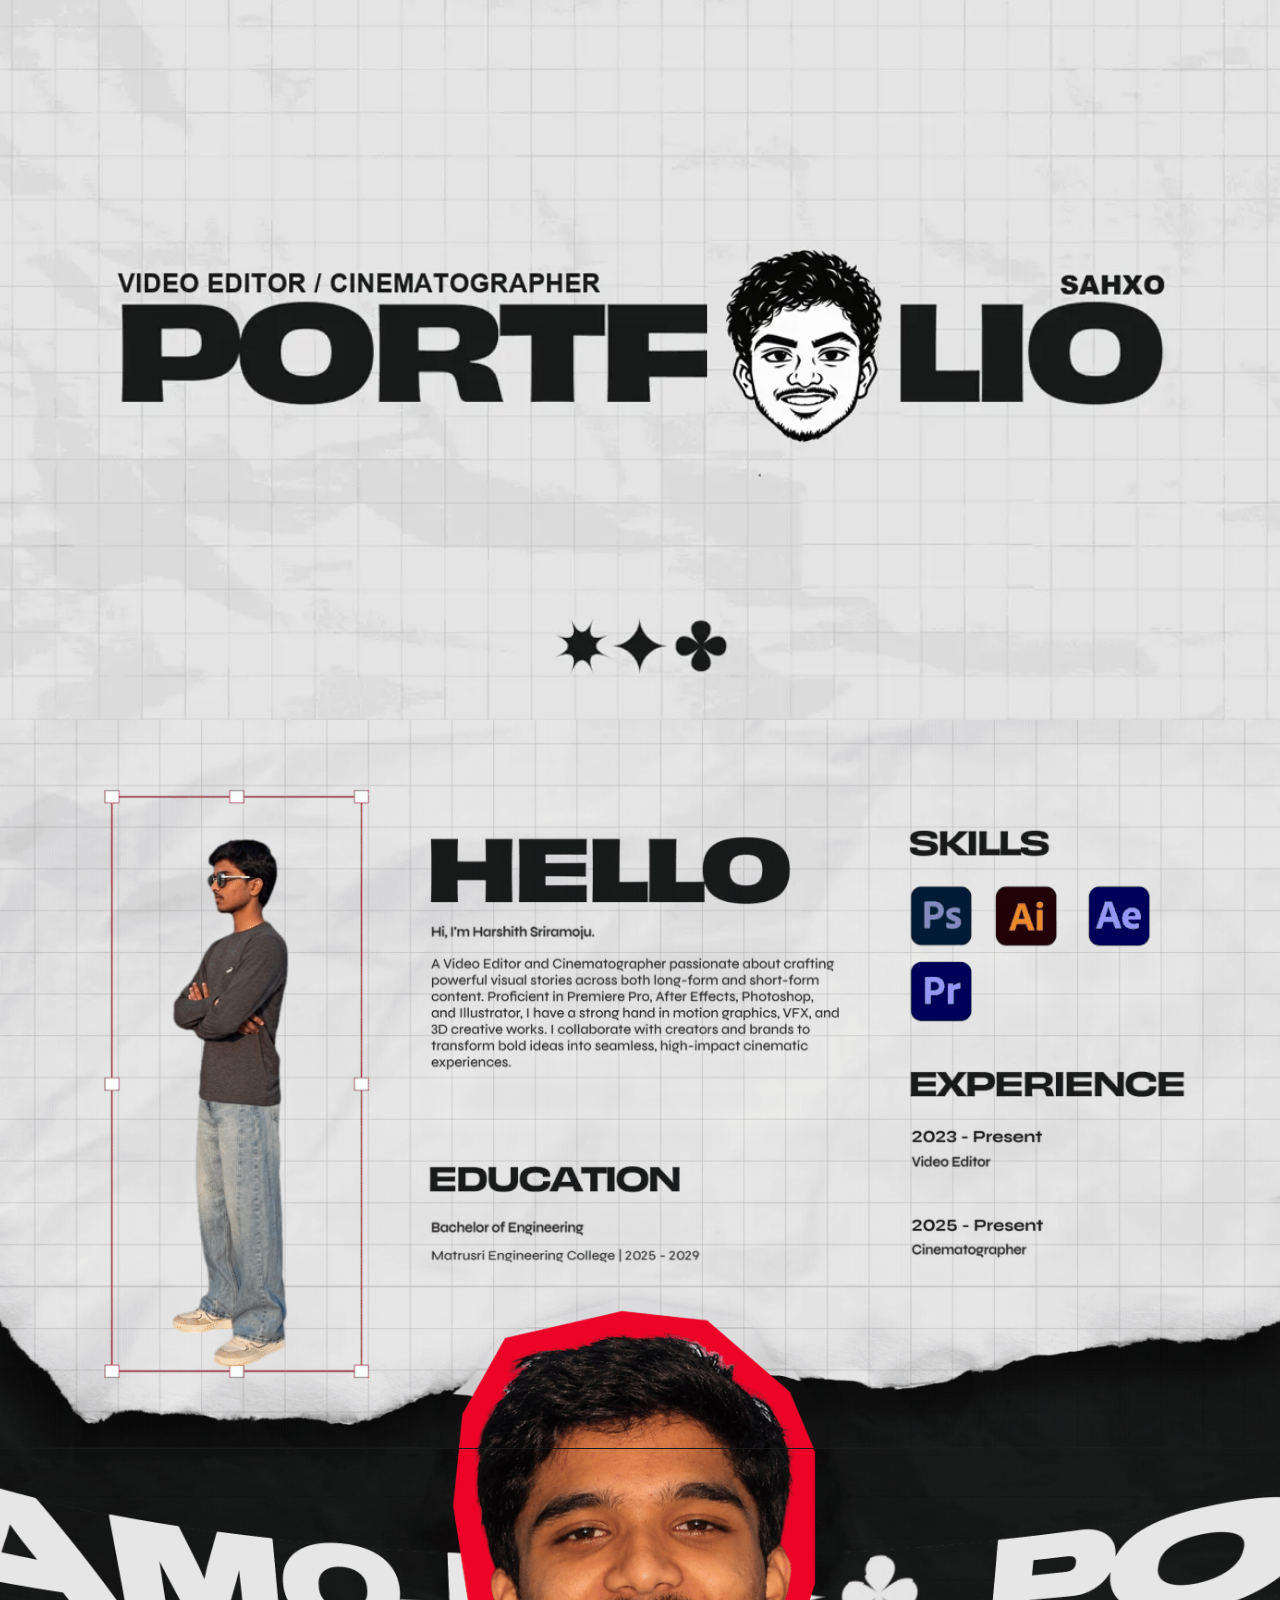
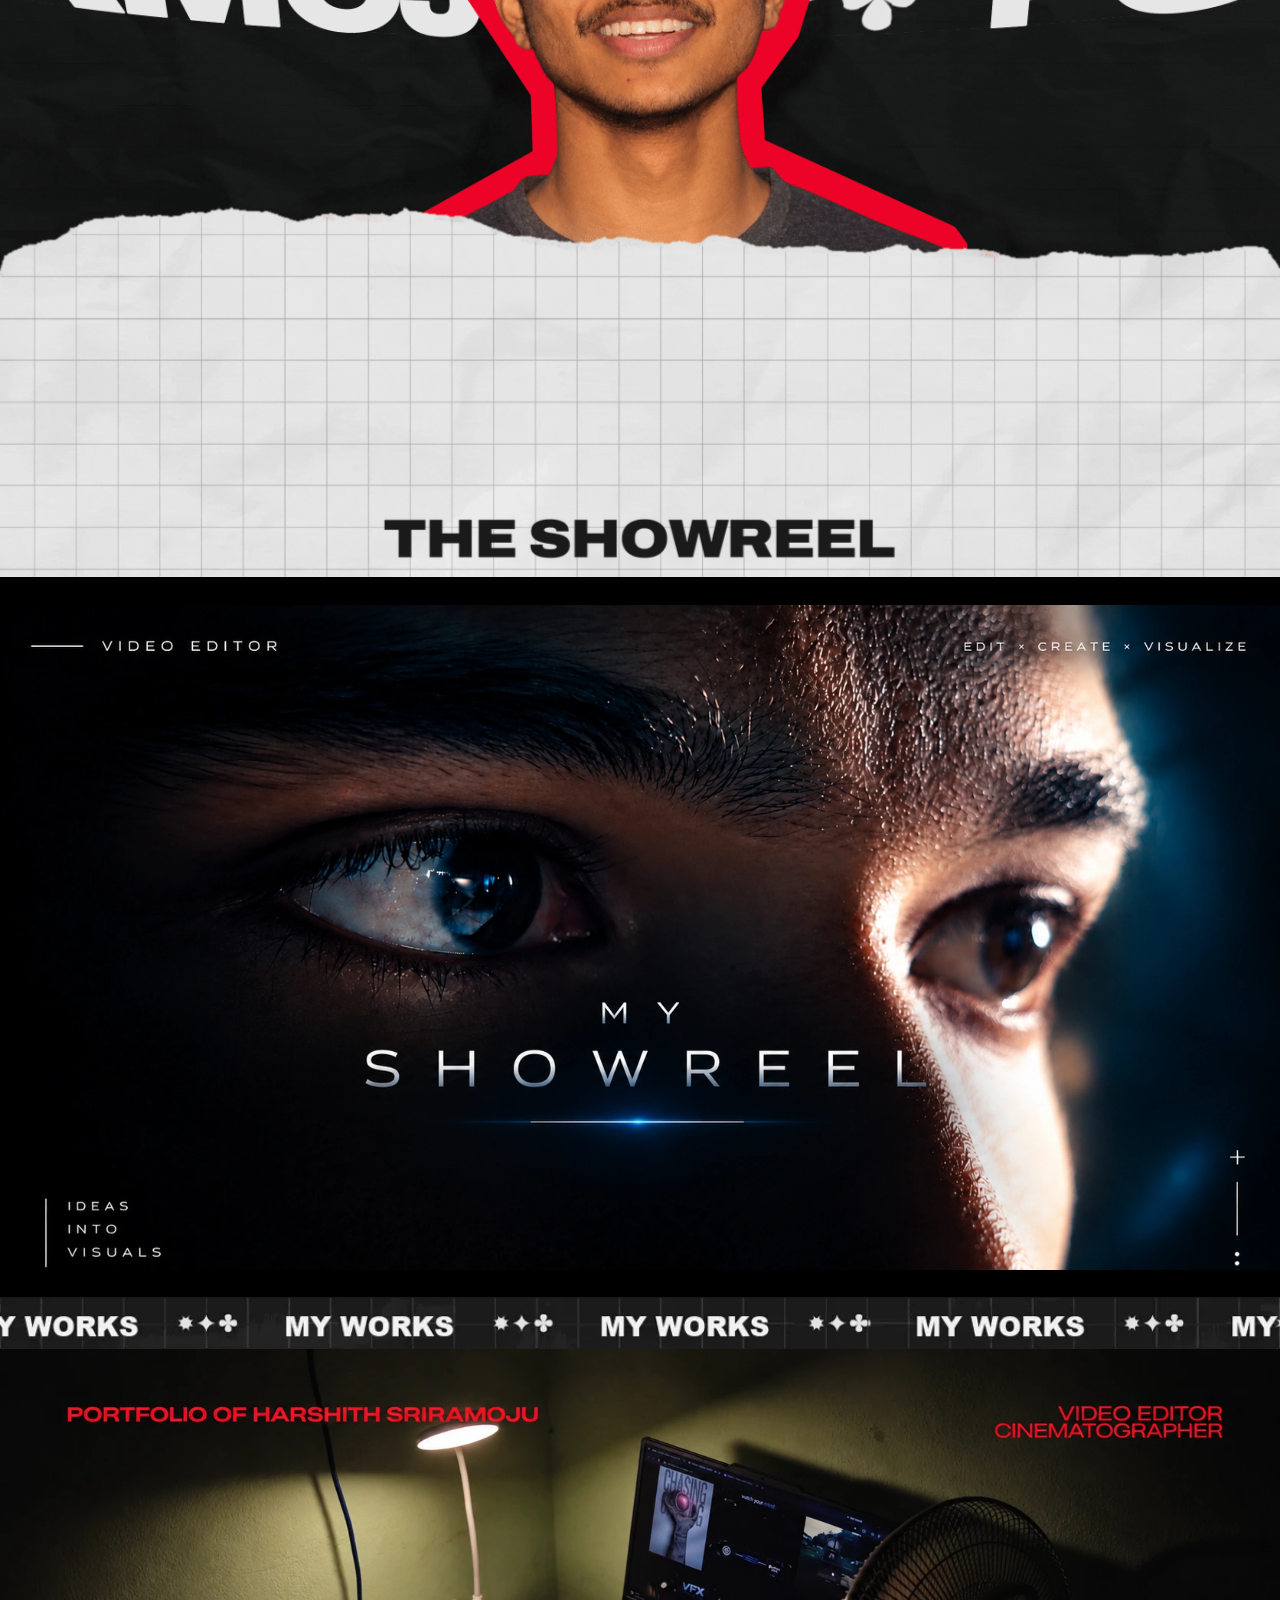
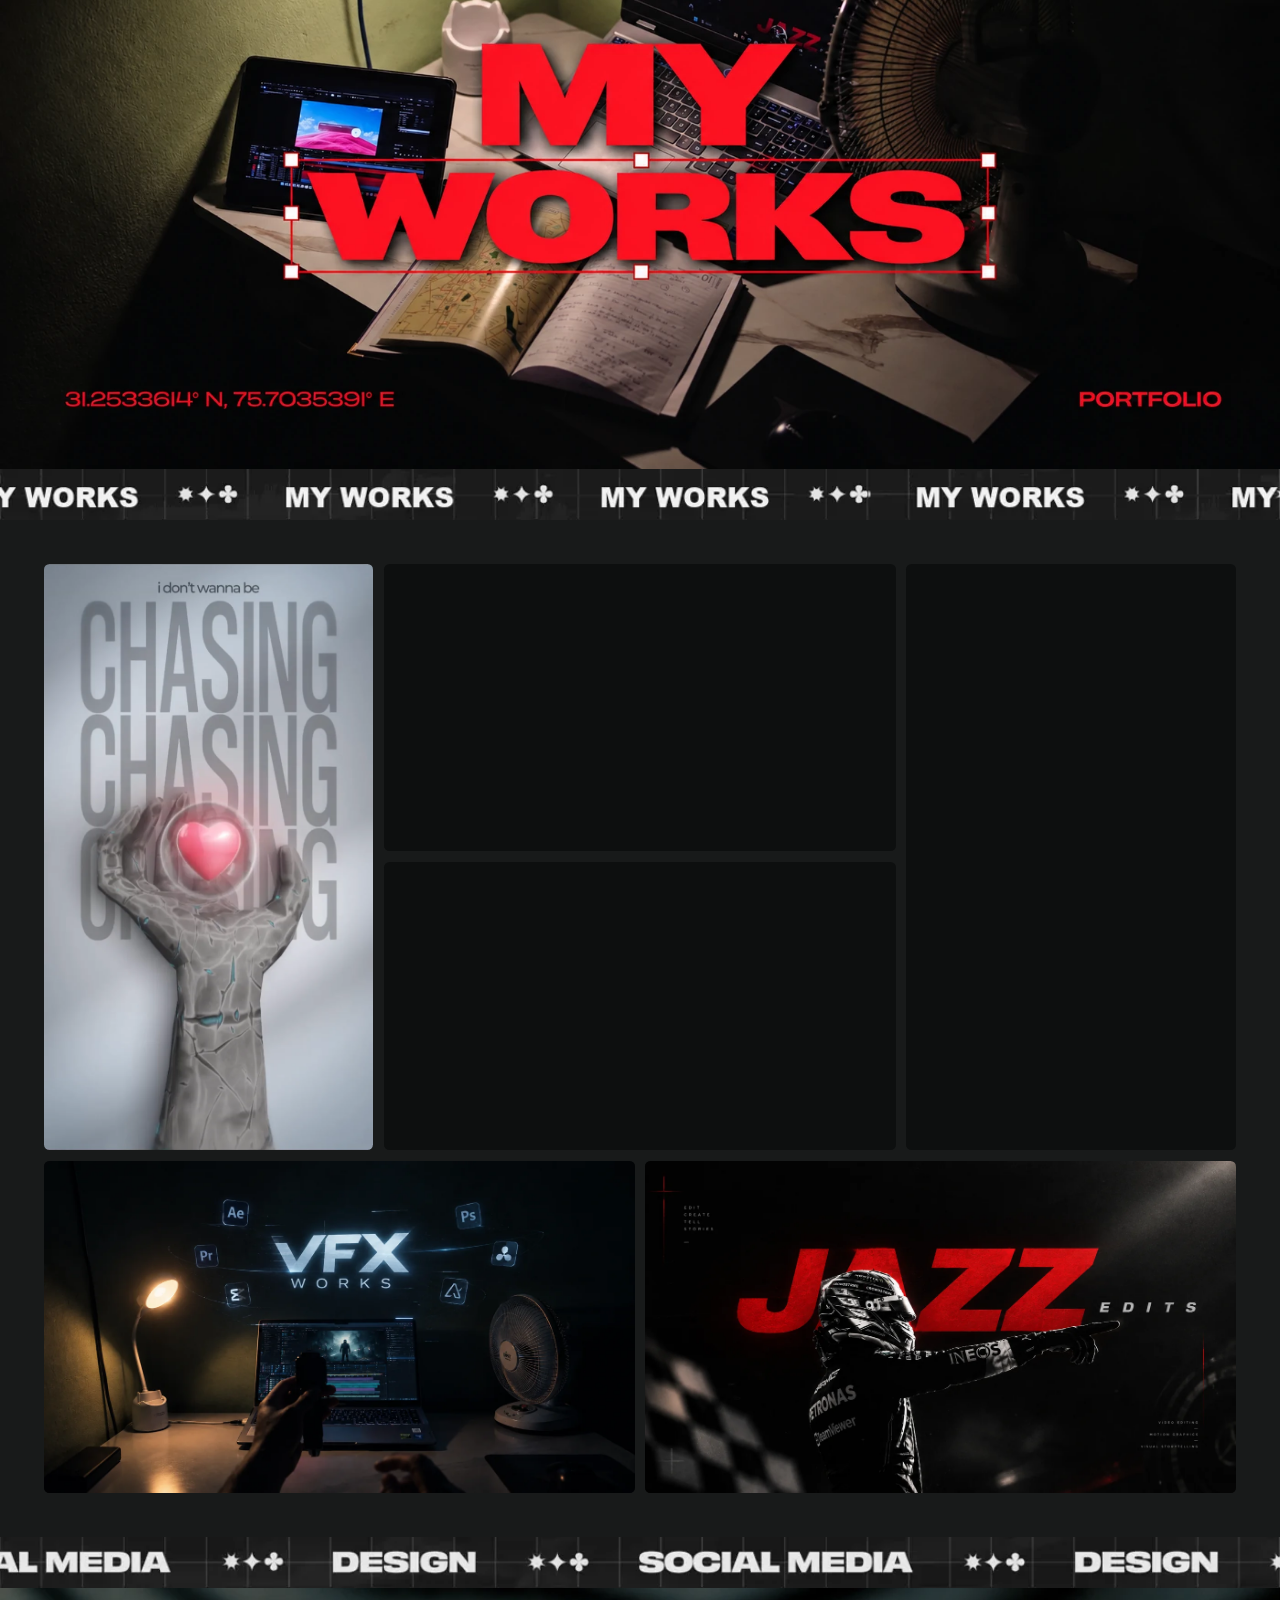
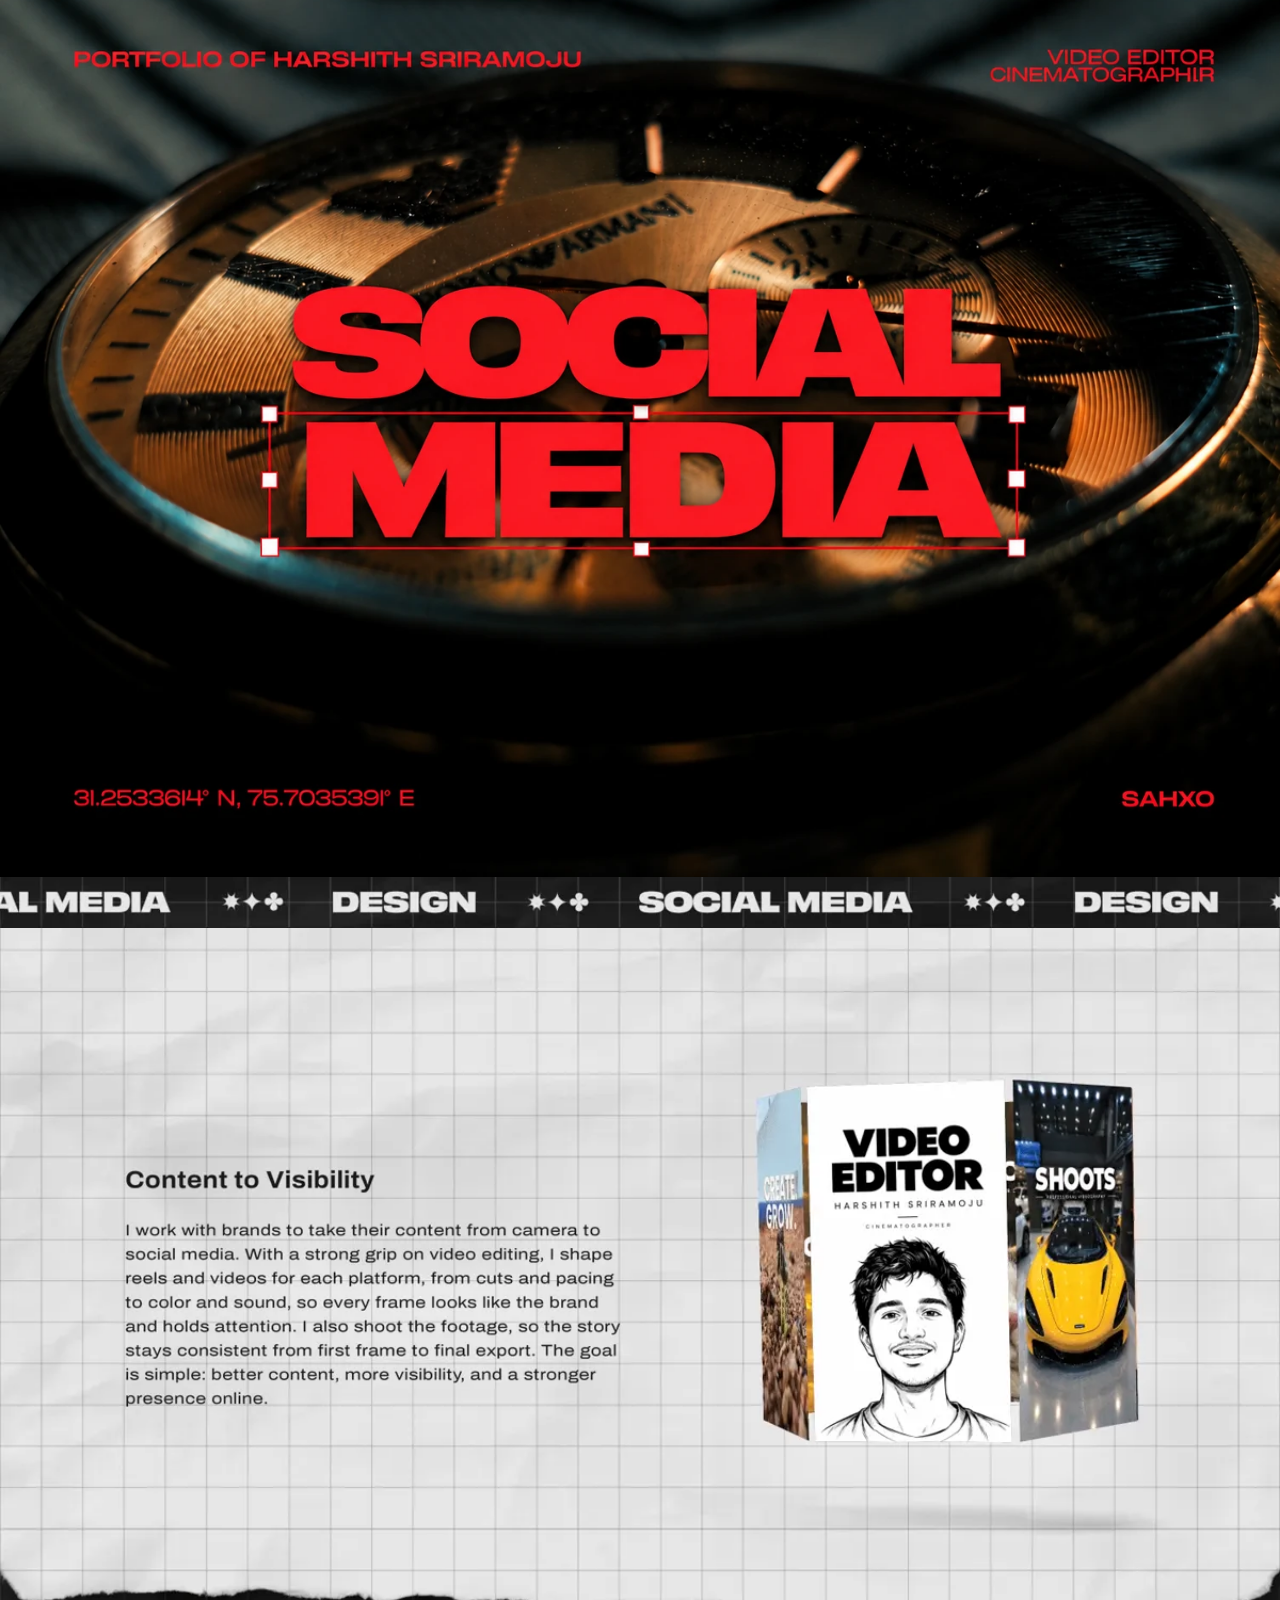
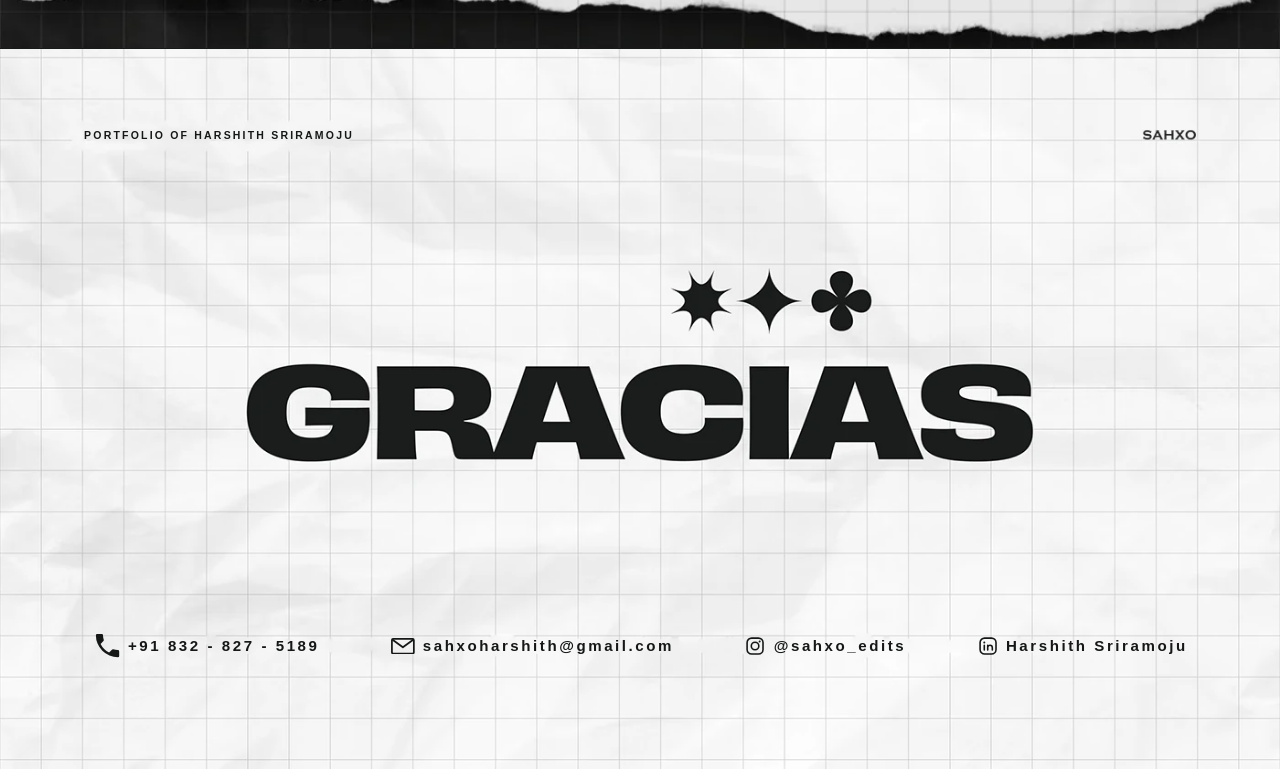
<file: index.html>
<!DOCTYPE html>
<html lang="en">
<head>
<meta charset="utf-8">
<meta name="viewport" content="width=device-width, initial-scale=1">

<!-- ============================== SEO ==============================
     Title, description and social cards are written statically here
     rather than left to js/app.js, which can only fill them in after
     content.js and app.js have run. Search crawlers, link previews and
     social cards may never execute that JavaScript, so the values have
     to already exist in the HTML.

     Keep title/description identical to CONTENT.meta in content.js —
     tools/check.js asserts the two agree. If the site ever moves off
     vercel.app, change the domain here, in robots.txt, in sitemap.xml
     and in the JSON-LD block at the bottom of this file. -->
<title>Harshith Sriramoju — Graphic Design &amp; Video Editing Portfolio</title>
<meta name="description" content="Harshith Sriramoju is a graphic designer and video editor. Selected work from 2025–2026: brand visuals, motion graphics, short-form edits, VFX and showreels.">
<link rel="canonical" href="https://harshithsriramoju.vercel.app/">
<meta name="robots" content="index, follow, max-image-preview:large">
<meta name="author" content="Harshith Sriramoju">

<!-- Open Graph + Twitter card: what the link looks like when pasted
     into WhatsApp, Slack, Discord, LinkedIn or X. og:image is a
     1200x630 JPEG so the card renders as a wide banner instead of a
     cropped thumbnail. -->
<meta property="og:type" content="website">
<meta property="og:site_name" content="Harshith Sriramoju">
<meta property="og:url" content="https://harshithsriramoju.vercel.app/">
<meta property="og:title" content="Harshith Sriramoju — Graphic Design &amp; Video Editing Portfolio">
<meta property="og:description" content="Harshith Sriramoju is a graphic designer and video editor. Selected work from 2025–2026: brand visuals, motion graphics, short-form edits, VFX and showreels.">
<meta property="og:image" content="https://harshithsriramoju.vercel.app/assets/og-image.jpg">
<meta property="og:image:type" content="image/jpeg">
<meta property="og:image:width" content="1200">
<meta property="og:image:height" content="630">
<meta property="og:image:alt" content="Harshith Sriramoju — graphic design and video editing portfolio">
<meta name="twitter:card" content="summary_large_image">
<meta name="twitter:title" content="Harshith Sriramoju — Graphic Design &amp; Video Editing Portfolio">
<meta name="twitter:description" content="Harshith Sriramoju is a graphic designer and video editor. Selected work from 2025–2026: brand visuals, motion graphics, short-form edits, VFX and showreels.">
<meta name="twitter:image" content="https://harshithsriramoju.vercel.app/assets/og-image.jpg">
<meta name="twitter:image:alt" content="Harshith Sriramoju — graphic design and video editing portfolio">

<link rel="stylesheet" href="css/styles.css">

<!-- Hero asset: start it downloading now instead of after settings.js,
     content.js and app.js have all parsed. `type` lets the browser reject
     the preload if module 1 is ever swapped back to a still image, and
     tools/check.js asserts href + as + type all match module 1's src in
     content.js, so this cannot silently drift out of sync. -->
<link rel="preload" as="video" type="video/mp4" href="assets/pics&gifs/new1.mp4" fetchpriority="high">

<!-- Structured data: tells Google what this page is (a person's
     portfolio) and who the person is, instead of it having to infer
     that from a page with almost no prose on it. Values must stay in
     sync with the <head> above. -->
<script type="application/ld+json">
{
  "@context": "https://schema.org",
  "@type": "ProfilePage",
  "@id": "https://harshithsriramoju.vercel.app/#page",
  "url": "https://harshithsriramoju.vercel.app/",
  "name": "Harshith Sriramoju — Graphic Design & Video Editing Portfolio",
  "description": "Harshith Sriramoju is a graphic designer and video editor. Selected work from 2025–2026: brand visuals, motion graphics, short-form edits, VFX and showreels.",
  "inLanguage": "en",
  "primaryImageOfPage": {
    "@type": "ImageObject",
    "url": "https://harshithsriramoju.vercel.app/assets/og-image.jpg",
    "width": 1200,
    "height": 630
  },
  "mainEntity": {
    "@type": "Person",
    "@id": "https://harshithsriramoju.vercel.app/#person",
    "name": "Harshith Sriramoju",
    "url": "https://harshithsriramoju.vercel.app/",
    "jobTitle": "Graphic Designer & Video Editor",
    "description": "Graphic designer and video editor working across brand visuals, motion graphics, short-form edits, visual effects and cinematography.",
    "image": "https://harshithsriramoju.vercel.app/assets/og-image.jpg",
    "knowsAbout": [
      "Graphic design",
      "Brand identity",
      "Motion graphics",
      "Video editing",
      "Short-form video",
      "Visual effects",
      "Cinematography"
    ]
  }
}
</script>
</head>

<body>

<!-- ====================== PROJECT MODULE STREAM ==================== -->
<main class="stream" id="stream">
  <div class="stream__inner" id="modules"><!-- built by js/app.js --></div>
</main>

<!-- ============================ LIGHTBOX =========================== -->
<div class="lb" id="lightbox" hidden>
  <button class="lb__close" id="lbClose" type="button" aria-label="Close">&times;</button>
  <button class="lb__nav lb__nav--prev" id="lbPrev" type="button" aria-label="Previous">&#8249;</button>
  <button class="lb__nav lb__nav--next" id="lbNext" type="button" aria-label="Next">&#8250;</button>
  <figure class="lb__stage"><img id="lbImg" alt=""><video id="lbVid" class="lb__video" playsinline loop muted hidden></video></figure>
</div>

<!-- ======================== BACK TO TOP ============================ -->
<button class="totop" id="toTop" type="button" aria-label="Back to top">
  <svg viewBox="0 0 24 24" aria-hidden="true"><path d="M12 5l7 7-1.4 1.4L13 8.8V20h-2V8.8l-4.6 4.6L5 12z"/></svg>
</button>

<script src="settings.js"></script>
<script src="content.js"></script>
<script src="js/app.js"></script>
</body>
</html>
</file>
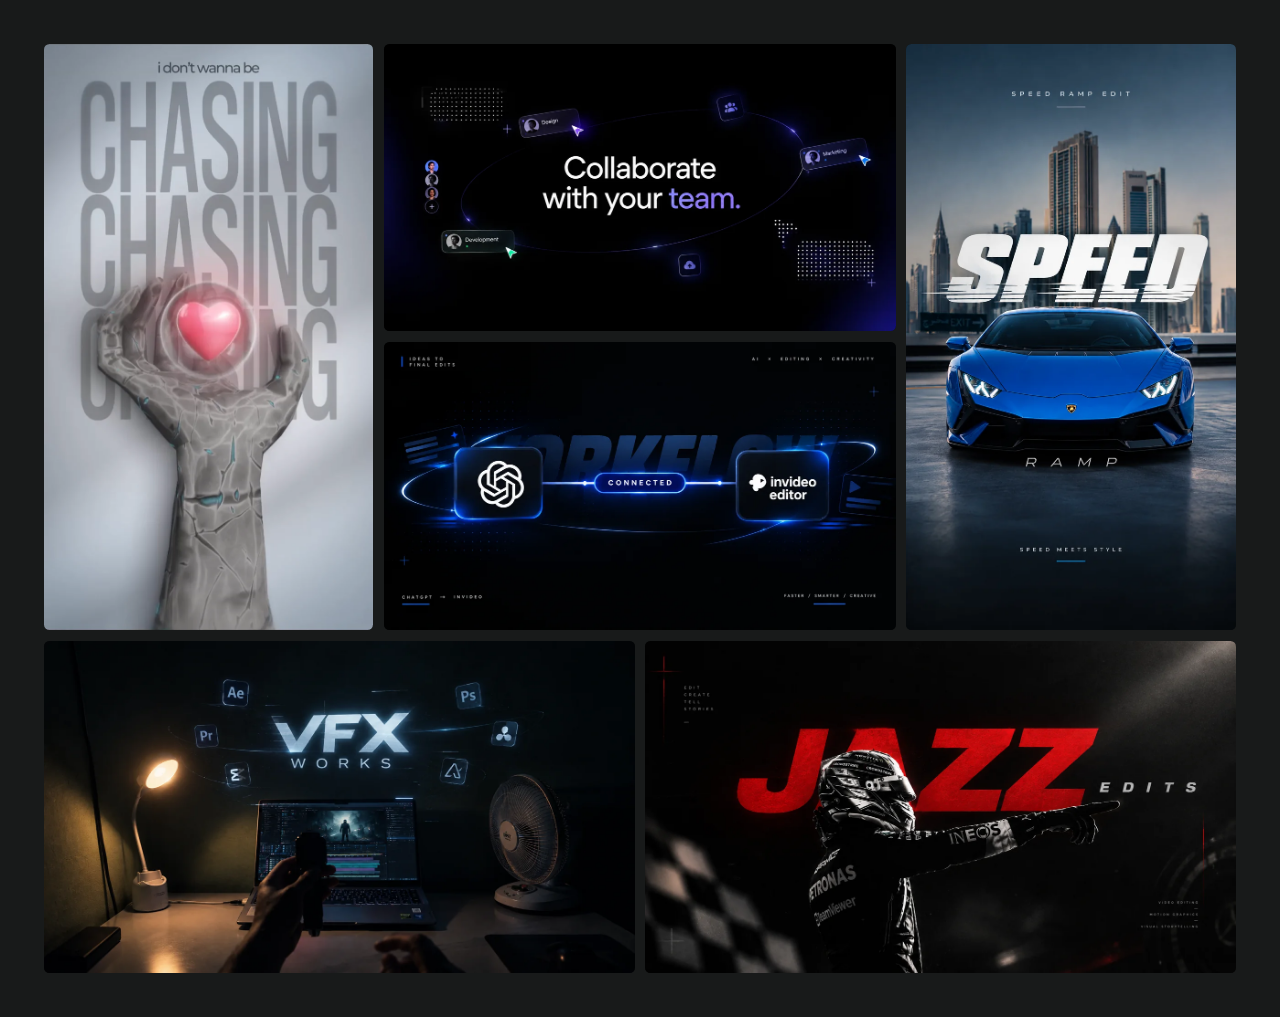
<file: tools/preview.html>
<!DOCTYPE html>
<html lang="en">
<head>
<meta charset="utf-8">
<meta name="viewport" content="width=device-width, initial-scale=1">
<base href="../">
<title>about slide preview</title>
<link rel="stylesheet" href="css/styles.css">
</head>

<body>

<main class="stream" id="stream">
  <div class="stream__inner" id="modules"></div>
</main>

<div class="lb" id="lightbox" hidden>
  <button class="lb__close" id="lbClose" type="button" aria-label="Close">&times;</button>
  <button class="lb__nav lb__nav--prev" id="lbPrev" type="button" aria-label="Previous">&#8249;</button>
  <button class="lb__nav lb__nav--next" id="lbNext" type="button" aria-label="Next">&#8250;</button>
  <figure class="lb__stage"><img id="lbImg" alt=""></figure>
</div>

<button class="totop" id="toTop" type="button" aria-label="Back to top">
  <svg viewBox="0 0 24 24" aria-hidden="true"><path d="M12 5l7 7-1.4 1.4L13 8.8V20h-2V8.8l-4.6 4.6L5 12z"/></svg>
</button>

<script src="settings.js"></script>
<script src="content.js"></script>
<script>
  /* render ONE module on its own at full canvas size.
     pick it with the hash: preview.html#videogrid  |  #about  |  #8   */
  var want = (location.hash || '#videogrid').slice(1).toLowerCase();
  var mod = CONTENT.modules.filter(function (m) {
    return m.type === want || String(m.n) === want;
  })[0] || CONTENT.modules.filter(function (m) { return m.type === 'videogrid'; })[0];
  SETTINGS.reveal.enabled = false;
  CONTENT.modules = [mod];
  document.title = 'preview: ' + (mod ? mod.type + ' / n=' + mod.n : 'none');
</script>
<script src="js/app.js"></script>
</body>
</html>
</file>
<file: css/styles.css>
/* =====================================================================
   GRAPHIC DESIGN PORTFOLIO 2026 — stylesheet
   Palette + type:
     content bg  #181a1a · title #191919 · muted #a4a4a4 · body #696969
   ===================================================================== */

:root{
  --canvas: 1400px;            /* design canvas width */
  --bg-content: #181a1a;
  --ink: #191919;
  --muted: #a4a4a4;
  --body: #696969;
  --line: #e8e8e8;
  --blue: #0057ff;
  --blue-link: #1769ff;
  --white: #fff;

  --ease: cubic-bezier(.16,.84,.34,1);
}

*,*::before,*::after{ box-sizing:border-box }

html{ -webkit-text-size-adjust:100% }
html.chromeSmooth{ scroll-behavior:smooth }

body{
  margin:0;
  background:#f9f9f9;
  color:var(--ink);
  font-family:Helvetica,Arial,"Helvetica Neue",sans-serif;
  font-size:16px;
  line-height:1.4;
  -webkit-font-smoothing:antialiased;
  overflow-x:hidden;
}

img{ display:block; max-width:100% }
a{ color:inherit; text-decoration:none }
button{ font:inherit; color:inherit; border:0; background:none; cursor:pointer }

/* -------------------------------------------------------- MODULE STREAM */
.stream{ background:var(--bg-content); padding:0 }
.stream__inner{ max-width:var(--canvas); margin:0 auto }

.module{ position:relative; opacity:1 }
.module.can-reveal{ opacity:0; transform:translateY(var(--rd,48px)); will-change:opacity,transform }
.module.can-reveal.in{
  opacity:1; transform:none;
  transition:opacity var(--rdur,900ms) var(--ease) var(--rdelay,0ms),
             transform var(--rdur,900ms) var(--ease) var(--rdelay,0ms);
}

.shot{ position:relative; overflow:hidden; background:var(--ph,#202222) }
/* `img` and `video` share every rule below: the motion pages ship as
   <video> while still images stay <img>, and both must fit the same
   reserved box, fade in, drift and zoom identically. */
.shot img,.shot video{ width:100%; height:auto; display:block }
.shot.can-fade img,.shot.can-fade video{ opacity:0; transition:opacity var(--fdur,600ms) ease }
.shot.can-fade.loaded img,.shot.can-fade.loaded video{ opacity:1 }
.shot.can-zoom{ cursor:zoom-in }
.shot.can-drift img,.shot.can-drift video{ transition:transform var(--ddur,1400ms) var(--ease) }
.shot.can-zoom:hover img,.shot.can-zoom:hover video{ transform:scale(1.012) }

/* collections — tiles laid out in rows weighted by aspect ratio */
.coll__row{ display:flex; align-items:stretch; gap:2px }
.coll__row + .coll__row{ margin-top:2px }
.coll__cell{ position:relative; overflow:hidden; flex:0 0 auto }
.coll__cell img{ width:100%; height:100%; object-fit:cover }

/* video + third-party embeds */
.embed{ background:#191919; padding:0 }
.embed iframe{ display:block; width:100%; border:0 }
.embed__box{ position:relative; width:100%; height:0; padding-bottom:56.25% }
.embed__box iframe{ position:absolute; inset:0; width:100%; height:100%; border:0 }

.caption{
  max-width:var(--canvas); margin:0 auto; padding:14px 16px 22px;
  font-size:14px; font-style:italic; color:var(--muted);
}

/* ------------------------------------------------------------ LIGHTBOX */
.lb{
  position:fixed; inset:0; z-index:200; background:rgba(12,12,12,.95);
  display:flex; align-items:center; justify-content:center; padding:56px;
  opacity:0; transition:opacity var(--lbdur,420ms) ease;
}
.lb.show{ opacity:1 }
.lb[hidden]{ display:none }
.lb__stage{ margin:0; max-width:100%; max-height:100% }
.lb__stage img,.lb__stage .lb__video{
  max-width:100%; max-height:calc(100vh - 112px); width:auto; height:auto;
  border-radius:4px; box-shadow:0 24px 70px rgba(0,0,0,.6);
  transform:scale(.94); transition:transform var(--lbdur,420ms) var(--ease);
}
/* the video slot only exists for motion pages, so it needs an explicit
   background — without one it reads as a transparent hole while buffering */
.lb__stage .lb__video{ background:#0c0c0c }
.lb__stage .lb__video[hidden],.lb__stage img[hidden]{ display:none }
.lb.show .lb__stage img,.lb.show .lb__stage .lb__video{ transform:none }
.lb__close,.lb__nav{
  position:absolute; color:#fff; background:rgba(255,255,255,.09);
  border-radius:50%; display:flex; align-items:center; justify-content:center;
  transition:background .25s, transform .25s var(--ease);
}
.lb__close{ top:20px; right:20px; width:44px; height:44px; font-size:28px; line-height:1 }
.lb__nav{ top:50%; transform:translateY(-50%); width:48px; height:48px; font-size:34px; line-height:1 }
.lb__nav--prev{ left:20px }
.lb__nav--next{ right:20px }
.lb__close:hover,.lb__nav:hover{ background:rgba(255,255,255,.2) }
.lb__nav--prev:hover{ transform:translateY(-50%) translateX(-3px) }
.lb__nav--next:hover{ transform:translateY(-50%) translateX(3px) }

/* ------------------------------------------------------------ BACK TOP */
.totop{
  position:fixed; right:26px; bottom:26px; z-index:70;
  width:46px; height:46px; border-radius:50%; background:var(--ink); color:#fff;
  display:flex; align-items:center; justify-content:center;
  opacity:0; visibility:hidden; transform:translateY(14px) scale(.85);
  transition:opacity .3s, visibility .3s, transform .3s var(--ease), background .25s;
  box-shadow:0 8px 24px rgba(0,0,0,.28);
}
.totop svg{ fill:currentColor; width:22px; height:22px }
.totop.show{ opacity:1; visibility:visible; transform:none }
.totop:hover{ background:var(--blue); transform:translateY(-3px) }

/* --------------------------------------------------------- THANKS SLIDE
   Module type "thanks" (final page). The GRACIAS plate is raster art,
   but the header and the contact row are live HTML over it so the
   links work and the text stays selectable. Container-query trick:
   `--u` is one design pixel, so the whole block scales like an image.
   Coordinates come straight off the plate.
   -------------------------------------------------------------------- */
.module[data-type="thanks"]{ container-type:inline-size }

.thanks{
  --u:1px;
  position:relative;
  width:100%;
  aspect-ratio:1400/788;
  overflow:hidden;
  color:#151717;
  font-family:Helvetica,Arial,"Helvetica Neue",sans-serif;
}
@supports (container-type:inline-size){
  .thanks{ --u:calc(100cqw / 1400) }
}

.thanks__img{
  display:block;
  width:100%;
  height:100%;
  object-fit:cover;
}

/* --- header: same spot, weight and tracking as the plate's own rule */
/* the plate's rule is a black grotesque — measured ink density 0.42,
   which Arial Black matches exactly (Helvetica Bold only reaches 0.29). */
.thanks__hd{
  position:absolute;
  left:calc(92 * var(--u));
  top:calc(89 * var(--u));
  margin:0;
  font-family:"Arial Black","Archivo Black","Helvetica Neue",Arial,sans-serif;
  font-size:calc(11.5 * var(--u));
  line-height:1;
  font-weight:900;
  letter-spacing:calc(2.4 * var(--u));
  white-space:nowrap;
}

/* --- contact row: one line, optically centred on the plate ---------- */
.thanks__row{
  position:absolute;
  left:0; right:0;
  top:calc(636 * var(--u));
  display:flex;
  flex-wrap:nowrap;
  justify-content:center;
  align-items:center;
  gap:calc(78 * var(--u));
}
.thanks__item{
  display:inline-flex;
  align-items:center;
  gap:calc(9 * var(--u));
  color:#151717;
  text-decoration:none;
  font-size:calc(16.5 * var(--u));
  line-height:1;
  font-weight:700;
  letter-spacing:calc(2.8 * var(--u));
  white-space:nowrap;
  user-select:text;
  -webkit-user-select:text;
}
.thanks__txt{ display:inline-block }
.thanks__ico{
  display:inline-flex;
  flex:0 0 auto;
  width:calc(22 * var(--u));
  height:calc(22 * var(--u));
}
/* each mark carries its own optical size on the plate: the handset is
   26x26, the envelope 26x18, the squares 20x20. The handset's path sits
   inset in its viewBox, so its box is oversized and pulled back to keep
   the icon-to-label gap equal to the other three. */
.thanks__ico--phone{
  width:calc(34 * var(--u));
  height:calc(34 * var(--u));
  margin-right:calc(-4 * var(--u));
}
.thanks__ico--mail{ width:calc(26 * var(--u)); height:calc(18 * var(--u)) }
.thanks__ico svg{
  display:block;
  width:100%; height:100%;
  fill:none;
  stroke:currentColor;
  stroke-width:1.9;
  stroke-linecap:round;
  stroke-linejoin:round;
}
/* the handset is solid on the plate; the rest are outlines */
.thanks__ico .solid,
.thanks__ico .dot{ fill:currentColor; stroke:none }

.thanks__item:hover{ color:#b8242b }
.thanks__item:focus-visible{
  outline:calc(2 * var(--u)) solid #b8242b;
  outline-offset:calc(4 * var(--u));
}

/* --------------------------------------------------------- VIDEO GRID
   Module type "videogrid" (page 8) — six tiles in a fixed bento shape.
   Container-query trick: `--u` is one design pixel, so the whole block
   scales like an image and NEVER reflows between 761px and 1400px+.

   Geometry, all derived so the ratios come out exact (see README):
       W = grid width          G = gap (12 at 1400)
       t = (W - 10G/9) * 81/290    tall tile width
       H = 16t/9                   tall tile height
       m = (H - G) * 8/9           centre column width
       c = 9m/16                   each centre tile height
     so   2t + m + 2G = W   and   2c + G = H     (the edges line up)
   -------------------------------------------------------------------- */
.module[data-type="videogrid"]{ container-type:inline-size }

.vgrid{
  --u:1px;
  --vg-pad:48;              /* design px of canvas padding, each side  */
  --vg-gap:12;              /* design px between every tile            */
  --vg-radius:6;            /* design px corner radius                 */
  --vg-fade:420ms;
  --vg-bg:#181a1a;

  --vg-px:calc(var(--vg-pad) * var(--u));
  --vg-gp:calc(var(--vg-gap) * var(--u));

  --vg-W:calc(1400 * var(--u) - 2 * var(--vg-px));
  --vg-t:calc((var(--vg-W) - 10 * var(--vg-gp) / 9) * 81 / 290);
  --vg-H:calc(16 * var(--vg-t) / 9);
  --vg-m:calc((var(--vg-H) - var(--vg-gp)) * 8 / 9);
  --vg-c:calc(9 * var(--vg-m) / 16);
  --vg-bw:calc((var(--vg-W) - var(--vg-gp)) / 2);
  --vg-bh:calc(9 * var(--vg-bw) / 16);

  display:flex;
  flex-direction:column;
  gap:var(--vg-gp);
  padding:var(--vg-px);
  background:var(--vg-bg);
}
@supports (container-type:inline-size){
  .vgrid{ --u:calc(100cqw / 1400) }
}

/* --- top block: tall | stacked pair | tall ------------------------ *
   Tiles are appended in DOM order 1,2,3,4; grid placement puts 3 on
   the right and 4 under 2, so tab order reads 1-2-3-4 left to right. */
.vgrid__top{
  display:grid;
  grid-template-columns:var(--vg-t) var(--vg-m) var(--vg-t);
  grid-template-rows:var(--vg-c) var(--vg-c);
  gap:var(--vg-gp);
}
.vgrid__top > *{ min-width:0; min-height:0 }
.vgrid__top > :nth-child(1){ grid-column:1; grid-row:1 / span 2 }
.vgrid__top > :nth-child(2){ grid-column:2; grid-row:1 }
.vgrid__top > :nth-child(3){ grid-column:3; grid-row:1 / span 2 }
.vgrid__top > :nth-child(4){ grid-column:2; grid-row:2 }

/* --- bottom block: two equal halves, outer edges flush with above -- */
.vgrid__bottom{
  display:grid;
  grid-template-columns:1fr 1fr;
  gap:var(--vg-gp);
}
.vgrid__bottom > *{ height:var(--vg-bh); min-width:0 }

/* --- a single tile ------------------------------------------------ */
.vgtile{
  position:relative;
  display:block;
  overflow:hidden;
  background:#0d0f0f;
  border-radius:calc(var(--vg-radius) * var(--u));
  cursor:pointer;
  outline-offset:3px;
  -webkit-tap-highlight-color:transparent;
}
.vgtile:focus-visible{
  outline:calc(2 * var(--u)) solid #fff;
}
.vgtile__video,
.vgtile__poster{
  position:absolute;
  inset:0;
  width:100%;
  height:100%;
  object-fit:cover;              /* fills the tile; small ratio diffs crop */
  display:block;
}
.vgtile__video{ z-index:1 }
.vgtile__poster{
  z-index:2;
  margin:0;
  opacity:1;
  transition:opacity var(--vg-fade) ease;
  pointer-events:none;
  user-select:none;
}
.vgtile.is-playing .vgtile__poster{ opacity:0 }

/* --- "sound off" chip, only while autoplay was refused ------------- */
.vgtile__badge{
  position:absolute;
  z-index:3;
  left:calc(8 * var(--u));
  bottom:calc(8 * var(--u));
  padding:calc(4 * var(--u)) calc(9 * var(--u));
  border-radius:999px;
  background:rgba(0,0,0,.74);
  color:#fff;
  font-family:Helvetica,Arial,sans-serif;
  font-size:calc(11 * var(--u));
  line-height:1.35;
  letter-spacing:.01em;
  white-space:nowrap;
  opacity:0;
  visibility:hidden;
  transition:opacity .2s ease, visibility .2s ease;
  pointer-events:none;
}
.vgtile.is-muted .vgtile__badge{ opacity:1; visibility:visible }

/* --- page 4: the showreel clip ------------------------------------ *
   A 16:9 box locked with padding-bottom, so the frame cannot collapse
   while the poster decodes and no swap of either file shifts the page.
   The clip is exactly 16:9, so it fills the box untouched — no re-
   encode, no resample, sound and clarity exactly as delivered.
   The card art is 1.92:1 rather than 16:9, so it is fitted, not
   cropped: the captions that sit within ~40px of its edges would
   otherwise be trimmed off. Its own background is black, so the fitted
   letterbox reads as part of the card. */
.module[data-type="clip"]{ container-type:inline-size }

.clip{
  --u:1px;
  --clip-fade:420ms;
  position:relative;
  display:block;
  width:100%;
  height:0;
  padding-bottom:56.2857%;          /* 788 / 1400 = 16:9 */
  overflow:hidden;
  background:#000;
  cursor:pointer;
  outline-offset:3px;
  -webkit-tap-highlight-color:transparent;

  .clip{ --u:calc(100cqw / 1400) }
}
.clip:focus-visible{
  outline:calc(2 * var(--u)) solid #fff;
}

.clip__video,
.clip__poster{
  position:absolute;
  inset:0;
  width:100%;
  height:100%;
  display:block;
}
.clip__video{
  z-index:1;
  object-fit:cover;                 /* 16:9 into 16:9 — no crop, no letterbox */
  background:#000;
}
.clip__poster{
  z-index:2;
  margin:0;
  object-fit:contain;               /* fitted, so no edge caption is trimmed */
  background:#000;
  opacity:1;
  transition:opacity var(--clip-fade) ease;
  pointer-events:none;
  user-select:none;
}
.clip.is-playing .clip__poster{ opacity:0 }

/* --- "sound off" chip, only while autoplay was refused ------------- */
.clip__badge{
  position:absolute;
  z-index:3;
  left:calc(10 * var(--u));
  bottom:calc(10 * var(--u));
  padding:calc(5 * var(--u)) calc(11 * var(--u));
  border-radius:999px;
  background:rgba(0,0,0,.74);
  color:#fff;
  font-family:Helvetica,Arial,sans-serif;
  font-size:calc(11 * var(--u));
  line-height:1.35;
  letter-spacing:.01em;
  white-space:nowrap;
  opacity:0;
  visibility:hidden;
  transition:opacity .2s ease, visibility .2s ease;
  pointer-events:none;
}
.clip.is-muted .clip__badge{ opacity:1; visibility:visible }

/* --------------------------------------------------------- RESPONSIVE */
@media (max-width:760px){

  .coll__row{ flex-direction:column; gap:2px }
  .coll__row + .coll__row{ margin-top:2px }
  .coll__cell{ flex:1 1 auto !important; width:100% }
  .lb{ padding:16px }
  .lb__nav{ width:40px; height:40px; font-size:28px }

  /* --- video grid: one column, tiles stacked 1..6, same gap ------- *
     `--u` drops back to 1px so the chip and radius stay readable,
     and the desktop grid (whose heights are computed in --u) is
     replaced by flow layout + aspect-ratio on each tile.             */
  .vgrid{
    --u:1px;
    --vg-pad:16;
    --vg-gap:12;
    gap:calc(var(--vg-gap) * var(--u));
    padding:calc(var(--vg-pad) * var(--u));
  }
  .vgrid__top,
  .vgrid__bottom{
    display:flex;
    flex-direction:column;
    gap:calc(var(--vg-gap) * var(--u));
  }
  .vgrid__top > *,
  .vgrid__bottom > *{
    grid-column:auto !important;
    grid-row:auto !important;
    width:100%;
    height:auto !important;
  }
  .vgtile[data-ratio="9:16"]{ aspect-ratio:9 / 16 }
  .vgtile[data-ratio="16:9"]{ aspect-ratio:16 / 9 }
  .vgtile__badge{ font-size:11px; left:8px; bottom:8px; padding:4px 9px }
  .vgtile{ border-radius:6px }
  .vgtile:focus-visible{ outline:2px solid #fff }
}

@media (prefers-reduced-motion:reduce){
  *,*::before,*::after{
    animation-duration:.001ms !important; animation-iteration-count:1 !important;
    transition-duration:.001ms !important; scroll-behavior:auto !important;
  }
  .module.can-reveal{ opacity:1; transform:none }

  /* video grid: swap poster<->video instantly, no cross-fade */
  .vgtile__poster,
  .vgtile__badge{ transition:none !important }
}
</file>
